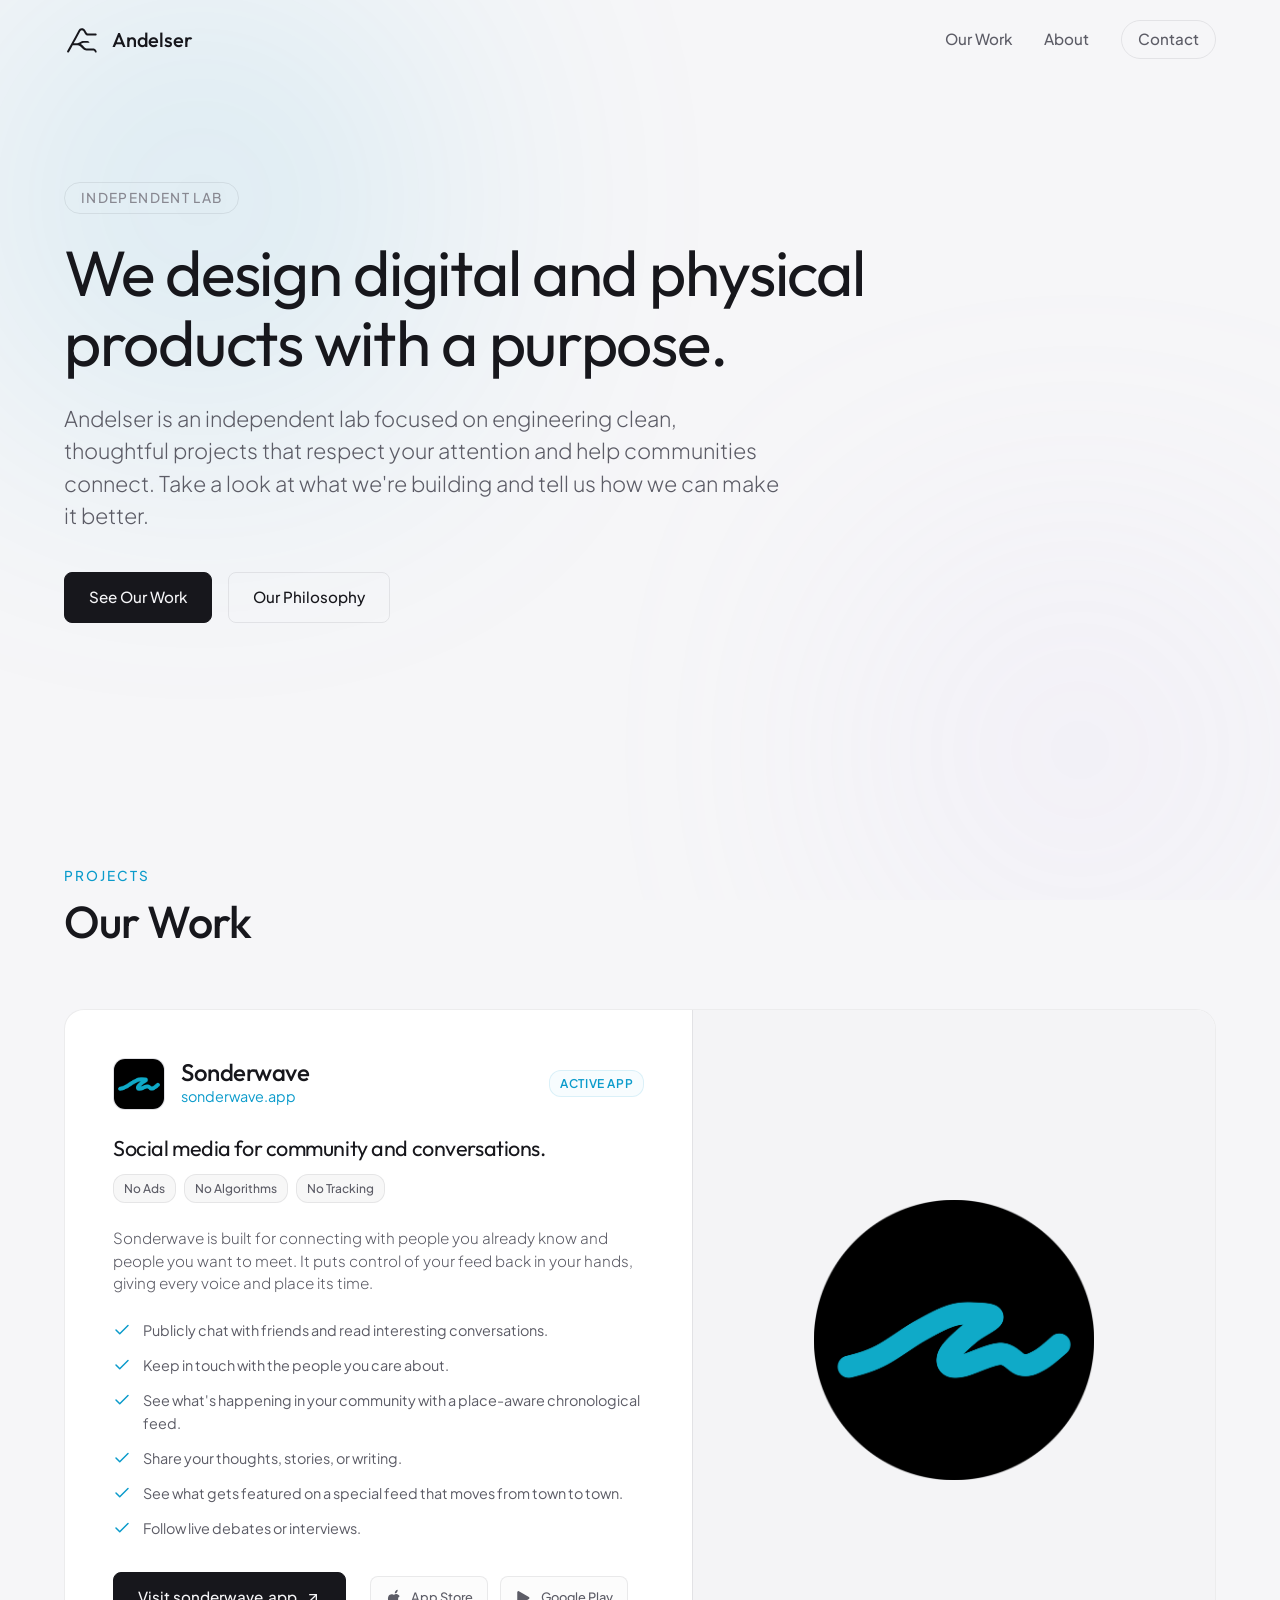
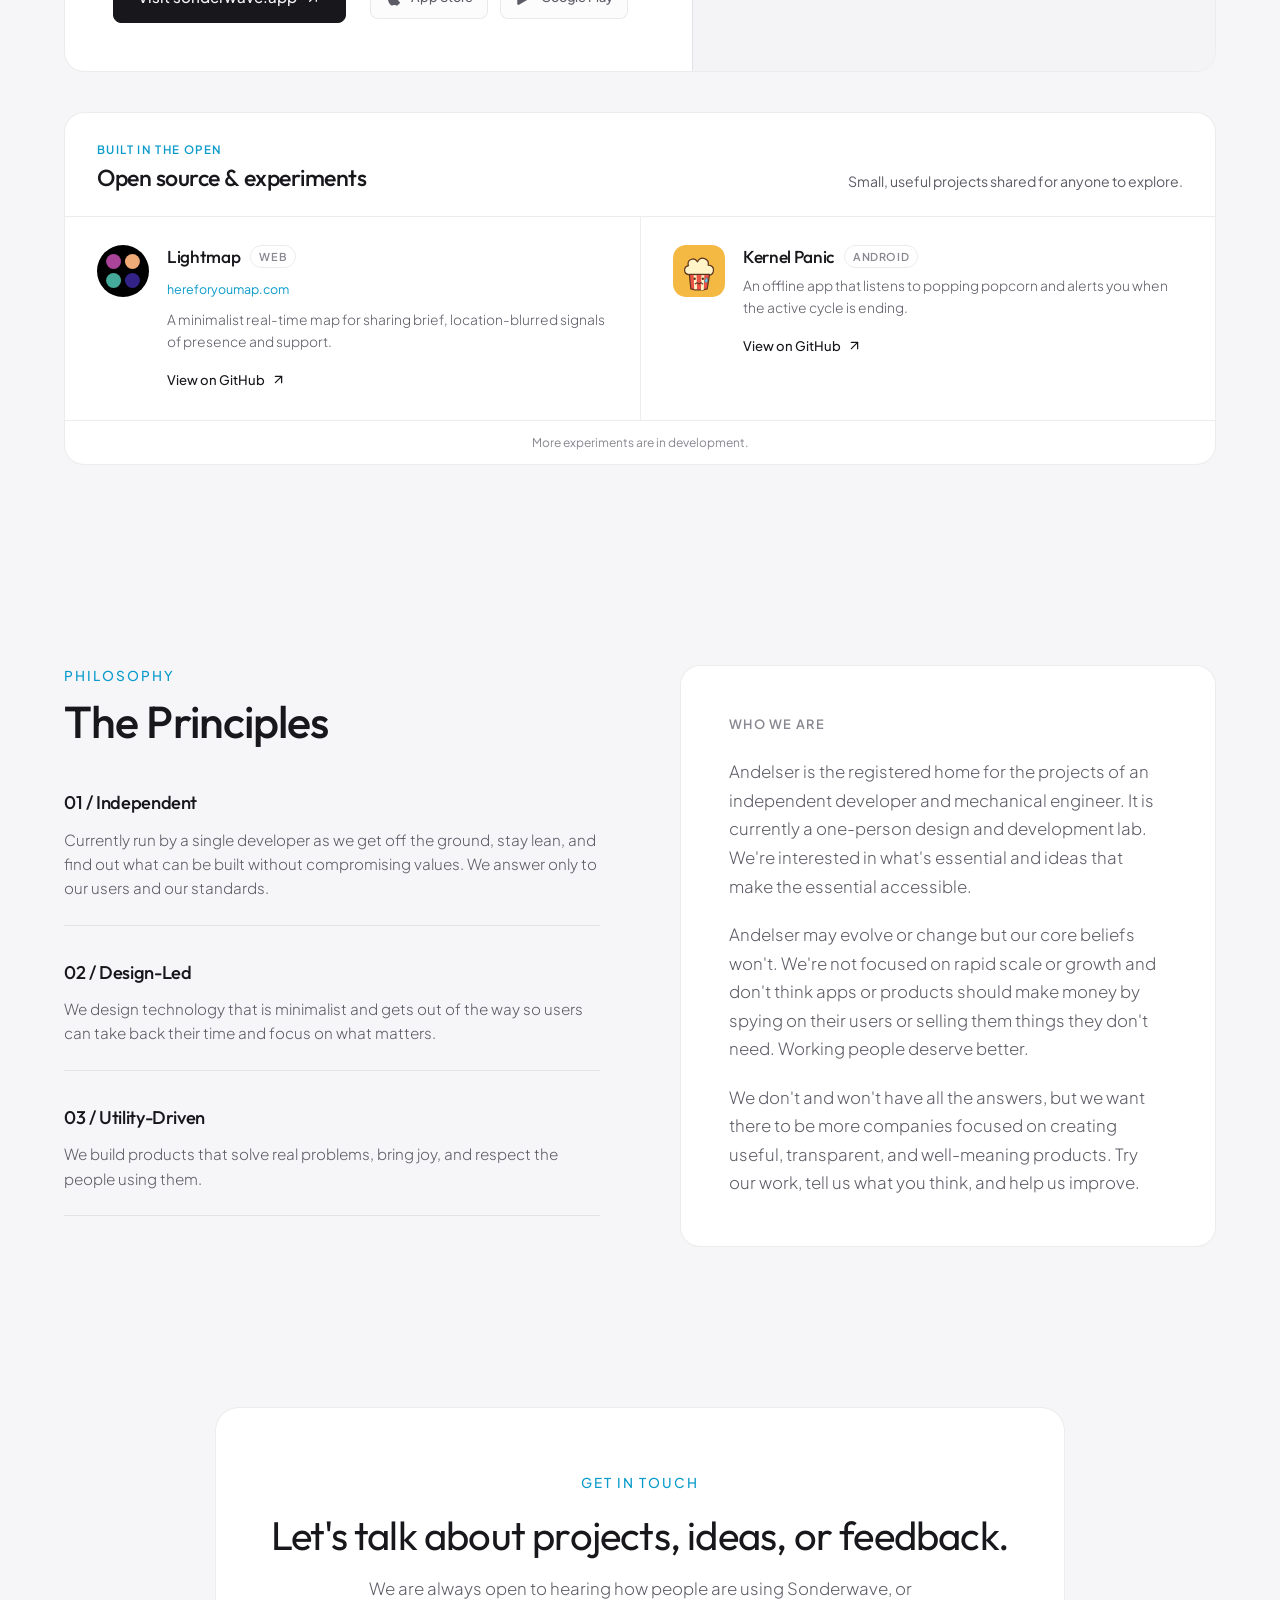
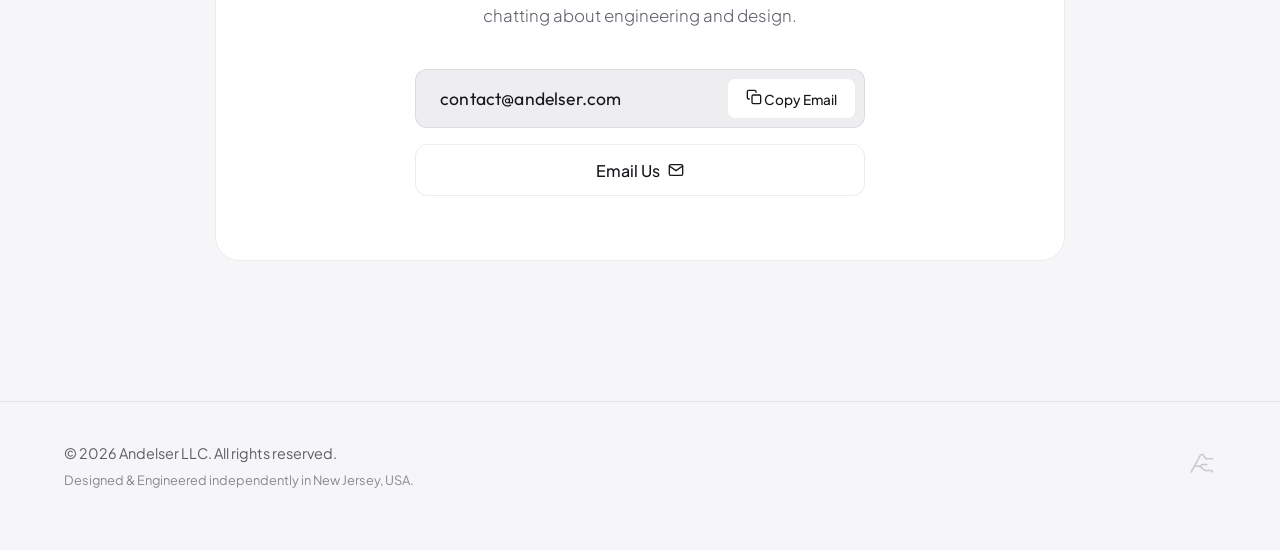
<file: index.html>
<!DOCTYPE html>
<html lang="en">
<head>
  <meta charset="UTF-8">
  <meta name="viewport" content="width=device-width, initial-scale=1.0">
  <title>Andelser | Independent Engineering & Design Lab</title>
  <meta name="description" content="Andelser is an independent engineering and design lab building high-value, honest digital and physical projects. Creators of Sonderwave.">
  
  <!-- Favicons -->
  <link rel="icon" type="image/svg+xml" href="./andelser_logo.svg">
  
  <!-- Open Graph / Facebook -->
  <meta property="og:type" content="website">
  <meta property="og:url" content="https://www.andelser.com/">
  <meta property="og:title" content="Andelser | Independent Engineering & Design Lab">
  <meta property="og:description" content="An independent project studio building thoughtful digital and physical experiences without the noise. Creators of Sonderwave.">
  <meta property="og:image" content="https://www.andelser.com/andelser_logo_dark.jpg">

  <!-- Twitter -->
  <meta property="twitter:card" content="summary_large_image">
  <meta property="twitter:url" content="https://www.andelser.com/">
  <meta property="twitter:title" content="Andelser | Independent Engineering & Design Lab">
  <meta property="twitter:description" content="An independent project studio building thoughtful digital and physical experiences without the noise. Creators of Sonderwave.">
  <meta property="twitter:image" content="https://www.andelser.com/andelser_logo_dark.jpg">

  <!-- Google Fonts -->
  <link rel="preconnect" href="https://fonts.googleapis.com">
  <link rel="preconnect" href="https://fonts.gstatic.com" crossorigin>
  <link href="https://fonts.googleapis.com/css2?family=Outfit:wght@200;300;400;500;600&family=Plus+Jakarta+Sans:wght@300;400;500;600;700&display=swap" rel="stylesheet">

  <!-- Main Stylesheet -->
  <link rel="stylesheet" href="./index.css">
</head>
<body>

  <!-- Background Ambient Glows -->
  <div class="glow-bg" aria-hidden="true">
    <div class="glow-orb glow-1"></div>
    <div class="glow-orb glow-2"></div>
  </div>

  <!-- Navigation -->
  <header class="header" id="navbar">
    <div class="header-container">
      <a href="#hero" class="brand" aria-label="Andelser Home">
        <!-- Bespoke geometric solid monogram logo -->
        <svg class="brand-logo" width="36" height="36" viewBox="0 0 480 480" fill="none" xmlns="http://www.w3.org/2000/svg">
          <path d="M318.006348,380.028259 C306.660828,380.119720 295.862946,379.729523 285.319550,376.793427 C271.637421,372.983307 260.336426,365.392853 250.316132,355.459137 C238.742477,343.985474 228.485062,331.091156 214.810898,321.844269 C203.631042,314.284149 191.400787,310.166107 177.749939,310.285095 C159.087265,310.447784 140.420685,310.442047 121.758957,310.229004 C117.443085,310.179779 114.898788,311.288940 112.734993,315.333099 C97.568291,343.680023 82.100273,371.865662 66.750122,400.114532 C63.382557,406.311829 57.588024,409.330811 51.571987,407.904907 C42.135681,405.668427 38.212551,396.825104 42.902920,388.191467 C60.080544,356.572327 77.268410,324.958710 94.489113,293.363007 C127.812943,232.222153 161.268372,171.152634 194.429062,109.923470 C203.298676,93.546265 215.970612,83.619125 234.938065,82.529221 C255.120636,81.369492 270.759308,89.082123 280.800293,106.741150 C283.903,112.290 287.006,117.838 290.203198,123.514099 C294.520,131.228 298.942,138.873 305.402,145.084 C311.327,150.780 318.359,153.639 326.602,153.625 C357.356,153.594 388.109,153.622 419.795441,153.629791 C428.933,153.634 435.260,159.345 435.291504,167.609085 C435.323,175.678 429.699,181.082 420.500031,181.002060 C386.130,180.815 351.761,181.963 316.351,180.399 C299.706,179.196 287.489,170.586 279.361127,156.441177 C273.083,145.689 266.805,134.938 260.337189,123.860229 C258.686646,120.943443 256.940765,118.122963 254.605255,115.711494 C243.738449,104.491264 226.692444,106.669006 219.156754,120.363876 C203.496429,148.823975 187.933655,177.337753 172.338516,205.833694 C159.142761,229.945389 145.954041,254.060974 132.777740,278.183319 C131.996216,279.614075 131.352783,281.120239 130.662491,282.555145 C132.567017,284.488892 134.683884,283.795685 136.564941,283.805328 C149.396072,283.871338 162.233871,283.588470 175.057098,283.911072 C183.397781,284.120941 190.771759,281.759460 197.833572,277.660858 C208.200378,271.644073 218.248734,265.082855 229.192108,260.058380 C245.009674,252.796005 261.668030,252.022217 278.627167,252.993561 C289.598877,253.621964 300.582794,254.049149 311.549591,254.748825 C320.714844,255.333542 328.658203,258.908142 335.119141,265.465546 C337.426941,267.807800 340.218384,270.400299 338.689819,274.129822 C337.264130,277.608490 333.632874,277.702332 330.504303,277.768494 C319.676117,277.997559 308.843658,278.044800 298.012512,278.108337 C287.847504,278.167969 277.666168,278.528229 267.520844,278.089386 C254.858749,277.541718 243.522766,280.982178 232.988419,287.715912 C229.773315,289.771057 226.487976,291.716370 223.300613,293.671570 C223.400620,294.229828 223.355194,294.735596 223.526520,294.824707 C241.382843,304.113251 253.849289,319.596954 267.797882,333.364288 C272.665070,338.168243 277.443420,343.005890 283.395599,346.552551 C291.918060,351.630707 301.011505,354.119965 310.971527,354.057739 C335.800537,353.902557 360.635742,354.277863 385.459351,353.876129 C404.673462,353.565216 418.830902,361.356842 428.208649,378.034454 C430.168030,381.519012 432.336853,384.901215 434.070587,388.493958 C437.431366,395.458344 434.596130,403.497986 427.839111,406.798920 C421.707764,409.794189 414.984985,407.618347 412.004974,400.067505 C405.751007,384.221313 394.784271,378.659180 377.976624,379.705414 C358.222565,380.935120 338.334747,380.015533 318.006348,380.028259 Z" fill="currentColor" />
        </svg>
        <span class="brand-name">Andelser</span>
      </a>

      <!-- Desktop Nav -->
      <nav class="nav-desktop" aria-label="Main Navigation">
        <a href="#work" class="nav-link">Our Work</a>
        <a href="#about" class="nav-link">About</a>
        <a href="#contact" class="nav-link btn-contact-nav">Contact</a>
      </nav>

      <!-- Mobile Nav Toggle -->
      <button class="nav-toggle" id="navToggle" aria-expanded="false" aria-controls="mobileMenu" aria-label="Toggle navigation menu">
        <span class="hamburger"></span>
      </button>
    </div>
  </header>

  <!-- Mobile Dropdown Menu -->
  <div class="mobile-menu" id="mobileMenu" aria-hidden="true">
    <nav class="nav-mobile" aria-label="Mobile Navigation">
      <a href="#work" class="mobile-nav-link">Our Work</a>
      <a href="#about" class="mobile-nav-link">About</a>
      <a href="#contact" class="mobile-nav-link">Contact</a>
    </nav>
  </div>

  <main class="main-content">
    
    <!-- Hero Section -->
    <section class="hero-section" id="hero">
      <div class="container hero-container">
        <div class="reveal-content">
          <span class="hero-badge">Independent Lab</span>
          <h1 class="hero-title">
            We design digital and physical products with a purpose.
          </h1>
          <p class="hero-subtitle">
            Andelser is an independent lab focused on engineering clean, thoughtful projects that respect your attention and help communities connect. Take a look at what we're building and tell us how we can make it better.
          </p>
          <div class="hero-actions">
            <a href="#work" class="btn btn-primary">See Our Work</a>
            <a href="#about" class="btn btn-secondary">Our Philosophy</a>
          </div>
        </div>
      </div>
    </section>

    <!-- Work (Products) Section -->
    <section class="work-section" id="work">
      <div class="container">
        <div class="section-header scroll-reveal">
          <span class="section-subtitle">Projects</span>
          <h2 class="section-title">Our Work</h2>
        </div>

        <div class="project-grid">
          
          <!-- Sonderwave Card -->
          <article class="project-card sonderwave-card scroll-reveal" id="sonderwave-project">
            <!-- Dynamic cursor glow overlay -->
            <div class="card-glow" aria-hidden="true"></div>
            
            <div class="project-card-content">
              <div class="project-brand-row">
                <div class="app-icon-wrapper">
                  <img src="./sw_logo_square.png" alt="Sonderwave Square Icon" class="app-icon" loading="lazy">
                </div>
                <div class="project-identity">
                  <h3 class="project-name">Sonderwave</h3>
                  <a href="https://sonderwave.app" class="project-url" target="_blank" rel="noopener noreferrer">sonderwave.app</a>
                </div>
                <span class="project-tag">Active App</span>
              </div>

              <h4 class="project-tagline">Social media for community and conversations.</h4>
              
              <div class="value-strip">
                <span class="value-pill">No Ads</span>
                <span class="value-pill">No Algorithms</span>
                <span class="value-pill">No Tracking</span>
              </div>

              <p class="project-description">
                Sonderwave is built for connecting with people you already know and people you want to meet. It puts control of your feed back in your hands, giving every voice and place its time.
              </p>

              <ul class="project-features-list">
                <li>
                  <svg class="feature-icon" width="18" height="18" viewBox="0 0 24 24" fill="none" stroke="currentColor" stroke-width="2" stroke-linecap="round" stroke-linejoin="round"><polyline points="20 6 9 17 4 12"></polyline></svg>
                  <span>Publicly chat with friends and read interesting conversations.</span>
                </li>
                <li>
                  <svg class="feature-icon" width="18" height="18" viewBox="0 0 24 24" fill="none" stroke="currentColor" stroke-width="2" stroke-linecap="round" stroke-linejoin="round"><polyline points="20 6 9 17 4 12"></polyline></svg>
                  <span>Keep in touch with the people you care about.</span>
                </li>
                <li>
                  <svg class="feature-icon" width="18" height="18" viewBox="0 0 24 24" fill="none" stroke="currentColor" stroke-width="2" stroke-linecap="round" stroke-linejoin="round"><polyline points="20 6 9 17 4 12"></polyline></svg>
                  <span>See what's happening in your community with a place-aware chronological feed.</span>
                </li>
                <li>
                  <svg class="feature-icon" width="18" height="18" viewBox="0 0 24 24" fill="none" stroke="currentColor" stroke-width="2" stroke-linecap="round" stroke-linejoin="round"><polyline points="20 6 9 17 4 12"></polyline></svg>
                  <span>Share your thoughts, stories, or writing.</span>
                </li>
                <li>
                  <svg class="feature-icon" width="18" height="18" viewBox="0 0 24 24" fill="none" stroke="currentColor" stroke-width="2" stroke-linecap="round" stroke-linejoin="round"><polyline points="20 6 9 17 4 12"></polyline></svg>
                  <span>See what gets featured on a special feed that moves from town to town.</span>
                </li>
                <li>
                  <svg class="feature-icon" width="18" height="18" viewBox="0 0 24 24" fill="none" stroke="currentColor" stroke-width="2" stroke-linecap="round" stroke-linejoin="round"><polyline points="20 6 9 17 4 12"></polyline></svg>
                  <span>Follow live debates or interviews.</span>
                </li>
              </ul>

              <div class="project-links">
                <a href="https://sonderwave.app" class="btn btn-primary" target="_blank" rel="noopener noreferrer">
                  Visit sonderwave.app
                  <svg width="16" height="16" viewBox="0 0 24 24" fill="none" stroke="currentColor" stroke-width="2" stroke-linecap="round" stroke-linejoin="round" class="btn-icon"><line x1="7" y1="17" x2="17" y2="7"></line><polyline points="7 7 17 7 17 17"></polyline></svg>
                </a>
                
                <div class="app-store-badges">
                  <!-- Custom CSS outline store badges that feel premium and integrated -->
                  <a href="https://apps.apple.com/app/id6776672445" class="store-badge" target="_blank" rel="noopener noreferrer" aria-label="Download on the App Store">
                    <svg class="store-svg" viewBox="0 0 24 24" fill="currentColor" width="18" height="18">
                      <path d="M18.71 19.5c-.83 1.24-1.71 2.45-3.05 2.47-1.34.03-1.77-.79-3.29-.79-1.53 0-2 .77-3.27.82-1.31.05-2.3-1.32-3.14-2.53C4.25 17 2.94 12.45 4.7 9.39c.87-1.52 2.43-2.48 4.12-2.51 1.28-.02 2.5.87 3.29.87.78 0 2.26-1.07 3.81-.91.65.07 2.47.3 3.64 2.98-.09.06-2.17 1.28-2.15 3.81.03 3.02 2.65 4.03 2.68 4.04-.03.07-.42 1.44-1.38 2.83M15.97 4.17c.66-.81 1.11-1.93.99-3.06-.96.04-2.13.64-2.82 1.45-.6.7-1.13 1.84-.99 2.94.1.08.15.08.2.08.96 0 2.06-.59 2.62-1.41z"/>
                    </svg>
                    <span>App Store</span>
                  </a>
                  <a href="https://play.google.com/store/apps/details?id=com.sonderwave.app" class="store-badge" target="_blank" rel="noopener noreferrer" aria-label="Get it on Google Play">
                    <svg class="store-svg" viewBox="0 0 24 24" fill="currentColor" width="18" height="18">
                      <path d="M5.25 3.018a1.5 1.5 0 0 0-2.25 1.3v15.364a1.5 1.5 0 0 0 2.25 1.3l13.256-7.682a1.5 1.5 0 0 0 0-2.6L5.25 3.018z"/>
                    </svg>
                    <span>Google Play</span>
                  </a>
                </div>
              </div>
            </div>

            <!-- Landscape decorative logo block -->
            <div class="project-visual-wrapper">
              <div class="visual-container">
                <img src="./sw_logo.png" alt="Sonderwave Landscape Banner Logo" class="project-visual-image" loading="lazy">
              </div>
            </div>
          </article>

          <!-- Smaller Open Source Projects -->
          <section class="open-source-panel scroll-reveal" aria-labelledby="open-source-title">
            <div class="open-source-header">
              <div>
                <span class="open-source-eyebrow">Built in the open</span>
                <h3 class="open-source-title" id="open-source-title">Open source &amp; experiments</h3>
              </div>
              <p class="open-source-intro">Small, useful projects shared for anyone to explore.</p>
            </div>

            <div class="open-source-grid">
              <article class="open-source-project">
                <img src="./lightmap-logo.svg" alt="" class="open-source-logo" loading="lazy">
                <div class="open-source-copy">
                  <div class="open-source-name-row">
                    <h4 class="open-source-name">Lightmap</h4>
                    <span class="open-source-type">Web</span>
                  </div>
                  <a href="https://hereforyoumap.com" class="open-source-project-url" target="_blank" rel="noopener noreferrer">hereforyoumap.com</a>
                  <p class="open-source-description">A minimalist real-time map for sharing brief, location-blurred signals of presence and support.</p>
                  <a href="https://github.com/andelser/lightmap" class="open-source-link" target="_blank" rel="noopener noreferrer">
                    View on GitHub
                    <svg width="15" height="15" viewBox="0 0 24 24" fill="none" stroke="currentColor" stroke-width="2" stroke-linecap="round" stroke-linejoin="round" aria-hidden="true"><line x1="7" y1="17" x2="17" y2="7"></line><polyline points="7 7 17 7 17 17"></polyline></svg>
                  </a>
                </div>
              </article>

              <article class="open-source-project">
                <img src="./kernel-panic-logo.svg" alt="" class="open-source-logo" loading="lazy">
                <div class="open-source-copy">
                  <div class="open-source-name-row">
                    <h4 class="open-source-name">Kernel Panic</h4>
                    <span class="open-source-type">Android</span>
                  </div>
                  <p class="open-source-description">An offline app that listens to popping popcorn and alerts you when the active cycle is ending.</p>
                  <a href="https://github.com/andelser/kernel-panic" class="open-source-link" target="_blank" rel="noopener noreferrer">
                    View on GitHub
                    <svg width="15" height="15" viewBox="0 0 24 24" fill="none" stroke="currentColor" stroke-width="2" stroke-linecap="round" stroke-linejoin="round" aria-hidden="true"><line x1="7" y1="17" x2="17" y2="7"></line><polyline points="7 7 17 7 17 17"></polyline></svg>
                  </a>
                </div>
              </article>
            </div>

            <p class="open-source-footnote">More experiments are in development.</p>
          </section>

        </div>
      </div>
    </section>

    <!-- About Section -->
    <section class="about-section" id="about">
      <div class="container">
        <div class="about-grid">
          
          <!-- Left: Philosophy Column -->
          <div class="about-left scroll-reveal">
            <span class="section-subtitle">Philosophy</span>
            <h2 class="section-title">The Principles</h2>
            
            <div class="principles-stack">
              <div class="principle-item">
                <h3 class="principle-title">01 / Independent</h3>
                <p class="principle-desc">Currently run by a single developer as we get off the ground, stay lean, and find out what can be built without compromising values. We answer only to our users and our standards.</p>
              </div>
              <div class="principle-item">
                <h3 class="principle-title">02 / Design-Led</h3>
                <p class="principle-desc">We design technology that is minimalist and gets out of the way so users can take back their time and focus on what matters.</p>
              </div>
              <div class="principle-item">
                <h3 class="principle-title">03 / Utility-Driven</h3>
                <p class="principle-desc">We build products that solve real problems, bring joy, and respect the people using them.</p>
              </div>
            </div>
          </div>

          <!-- Right: Narrative Column -->
          <div class="about-right scroll-reveal">
            <div class="narrative-block">
              <span class="about-author-label">Who We Are</span>
              <p class="narrative-paragraph">
                Andelser is the registered home for the projects of an independent developer and mechanical engineer. It is currently a one-person design and development lab. We're interested in what's essential and ideas that make the essential accessible.
              </p>
              <p class="narrative-paragraph">
                Andelser may evolve or change but our core beliefs won't. We're not focused on rapid scale or growth and don't think apps or products should make money by spying on their users or selling them things they don't need. Working people deserve better. 
              </p>
              <p class="narrative-paragraph">
                 We don't and won't have all the answers, but we want there to be more companies focused on creating useful, transparent, and well-meaning products. Try our work, tell us what you think, and help us improve.
              </p>
            </div>
          </div>

        </div>
      </div>
    </section>

    <!-- Contact Section -->
    <section class="contact-section" id="contact">
      <div class="container contact-container scroll-reveal">
        <div class="contact-box">
          <span class="section-subtitle">Get In Touch</span>
          <h2 class="contact-title">Let's talk about projects, ideas, or feedback.</h2>
          <p class="contact-desc">
            We are always open to hearing how people are using Sonderwave, or chatting about engineering and design.
          </p>

          <div class="contact-interactive">
            <div class="email-display-container">
              <span class="email-address">contact@andelser.com</span>
              <button class="btn-copy" id="btnCopyEmail" aria-label="Copy email address to clipboard">
                <span class="copy-text-default">
                  <svg width="16" height="16" viewBox="0 0 24 24" fill="none" stroke="currentColor" stroke-width="2" stroke-linecap="round" stroke-linejoin="round" class="copy-icon"><rect x="9" y="9" width="13" height="13" rx="2" ry="2"></rect><path d="M5 15H4a2 2 0 0 1-2-2V4a2 2 0 0 1 2-2h9a2 2 0 0 1 2 2v1"></path></svg>
                  Copy Email
                </span>
                <span class="copy-text-success" style="display: none;">
                  <svg width="16" height="16" viewBox="0 0 24 24" fill="none" stroke="currentColor" stroke-width="2" stroke-linecap="round" stroke-linejoin="round" class="check-icon"><polyline points="20 6 9 17 4 12"></polyline></svg>
                  Copied!
                </span>
              </button>
            </div>
            
            <a href="mailto:contact@andelser.com" class="btn btn-secondary btn-mail">
              Email Us
              <svg width="16" height="16" viewBox="0 0 24 24" fill="none" stroke="currentColor" stroke-width="2" stroke-linecap="round" stroke-linejoin="round" class="btn-icon"><path d="M4 4h16c1.1 0 2 .9 2 2v12c0 1.1-.9 2-2 2H4c-1.1 0-2-.9-2-2V6c0-1.1.9-2 2-2z"></path><polyline points="22,6 12,13 2,6"></polyline></svg>
            </a>
          </div>
        </div>
      </div>
    </section>

  </main>

  <!-- Footer -->
  <footer class="footer">
    <div class="container footer-container">
      <div class="footer-left">
        <p class="copyright">&copy; 2026 Andelser LLC. All rights reserved.</p>
        <p class="footer-subtext">Designed & Engineered independently in New Jersey, USA.</p>
      </div>
      <div class="footer-right">
        <!-- SVG geometric solid monogram watermark in footer -->
        <svg class="footer-logo" width="28" height="28" viewBox="0 0 480 480" fill="none" xmlns="http://www.w3.org/2000/svg" aria-hidden="true">
          <path d="M318.006348,380.028259 C306.660828,380.119720 295.862946,379.729523 285.319550,376.793427 C271.637421,372.983307 260.336426,365.392853 250.316132,355.459137 C238.742477,343.985474 228.485062,331.091156 214.810898,321.844269 C203.631042,314.284149 191.400787,310.166107 177.749939,310.285095 C159.087265,310.447784 140.420685,310.442047 121.758957,310.229004 C117.443085,310.179779 114.898788,311.288940 112.734993,315.333099 C97.568291,343.680023 82.100273,371.865662 66.750122,400.114532 C63.382557,406.311829 57.588024,409.330811 51.571987,407.904907 C42.135681,405.668427 38.212551,396.825104 42.902920,388.191467 C60.080544,356.572327 77.268410,324.958710 94.489113,293.363007 C127.812943,232.222153 161.268372,171.152634 194.429062,109.923470 C203.298676,93.546265 215.970612,83.619125 234.938065,82.529221 C255.120636,81.369492 270.759308,89.082123 280.800293,106.741150 C283.903,112.290 287.006,117.838 290.203198,123.514099 C294.520,131.228 298.942,138.873 305.402,145.084 C311.327,150.780 318.359,153.639 326.602,153.625 C357.356,153.594 388.109,153.622 419.795441,153.629791 C428.933,153.634 435.260,159.345 435.291504,167.609085 C435.323,175.678 429.699,181.082 420.500031,181.002060 C386.130,180.815 351.761,181.963 316.351,180.399 C299.706,179.196 287.489,170.586 279.361127,156.441177 C273.083,145.689 266.805,134.938 260.337189,123.860229 C258.686646,120.943443 256.940765,118.122963 254.605255,115.711494 C243.738449,104.491264 226.692444,106.669006 219.156754,120.363876 C203.496429,148.823975 187.933655,177.337753 172.338516,205.833694 C159.142761,229.945389 145.954041,254.060974 132.777740,278.183319 C131.996216,279.614075 131.352783,281.120239 130.662491,282.555145 C132.567017,284.488892 134.683884,283.795685 136.564941,283.805328 C149.396072,283.871338 162.233871,283.588470 175.057098,283.911072 C183.397781,284.120941 190.771759,281.759460 197.833572,277.660858 C208.200378,271.644073 218.248734,265.082855 229.192108,260.058380 C245.009674,252.796005 261.668030,252.022217 278.627167,252.993561 C289.598877,253.621964 300.582794,254.049149 311.549591,254.748825 C320.714844,255.333542 328.658203,258.908142 335.119141,265.465546 C337.426941,267.807800 340.218384,270.400299 338.689819,274.129822 C337.264130,277.608490 333.632874,277.702332 330.504303,277.768494 C319.676117,277.997559 308.843658,278.044800 298.012512,278.108337 C287.847504,278.167969 277.666168,278.528229 267.520844,278.089386 C254.858749,277.541718 243.522766,280.982178 232.988419,287.715912 C229.773315,289.771057 226.487976,291.716370 223.300613,293.671570 C223.400620,294.229828 223.355194,294.735596 223.526520,294.824707 C241.382843,304.113251 253.849289,319.596954 267.797882,333.364288 C272.665070,338.168243 277.443420,343.005890 283.395599,346.552551 C291.918060,351.630707 301.011505,354.119965 310.971527,354.057739 C335.800537,353.902557 360.635742,354.277863 385.459351,353.876129 C404.673462,353.565216 418.830902,361.356842 428.208649,378.034454 C430.168030,381.519012 432.336853,384.901215 434.070587,388.493958 C437.431366,395.458344 434.596130,403.497986 427.839111,406.798920 C421.707764,409.794189 414.984985,407.618347 412.004974,400.067505 C405.751007,384.221313 394.784271,378.659180 377.976624,379.705414 C358.222565,380.935120 338.334747,380.015533 318.006348,380.028259 Z" fill="currentColor" />
        </svg>
      </div>
    </div>
  </footer>

  <!-- Main JavaScript File -->
  <script src="./index.js"></script>
</body>
</html>
</file>
<file: index.css>
/* ==========================================================================
   Andelser Custom CSS Design System
   ========================================================================== */

/* Design Tokens & Variables */
:root {
  /* HSL Tailored Color Palette (Dark Theme Default) */
  --bg-color: hsl(240, 10%, 4%);
  --bg-rgb: 10, 10, 12;
  --surface: hsl(240, 8%, 7%);
  --surface-rgb: 17, 17, 19;
  --surface-glass: hsla(240, 8%, 7%, 0.75);
  --border: hsla(0, 0%, 100%, 0.07);
  --border-active: hsla(0, 0%, 100%, 0.15);
  
  --text-primary: hsl(0, 0%, 98%);
  --text-secondary: hsl(240, 4%, 60%);
  --text-muted: hsl(240, 3%, 45%);
  
  /* Brand/Accent Colors (Sonderwave Blue & Muted Metals) */
  --accent: hsl(195, 85%, 50%);
  --accent-rgb: 19, 192, 236;
  --accent-glow: hsla(195, 85%, 50%, 0.15);
  
  /* Ambient Background Glows */
  --glow-orb-2: hsl(260, 60%, 40%);
  --glow-blend-mode: screen;
  --glow-opacity: 0.15;

  /* Component specific theme tokens */
  --btn-secondary-hover-bg: hsla(0, 0%, 100%, 0.03);
  --btn-primary-hover-shadow: rgba(255, 255, 255, 0.1);
  --btn-contact-nav-hover-bg: hsla(0, 0%, 100%, 0.04);
  --card-shadow-hover: rgba(0, 0, 0, 0.8);
  --card-glow-color: hsla(195, 85%, 50%, 0.05);
  --card-border-glow-color: hsla(195, 85%, 50%, 0.18);
  --app-icon-bg: #0c0c0e;
  --project-visual-bg: #08080a;
  --email-display-bg: #0c0c0e;
  --pill-bg: hsla(0, 0%, 100%, 0.03);
  --store-badge-bg: hsla(0, 0%, 100%, 0.02);
  --store-badge-hover-bg: hsla(0, 0%, 100%, 0.05);
  --btn-copy-hover-bg: hsla(0, 0%, 100%, 0.02);

  /* Fonts */
  --font-sans: 'Plus Jakarta Sans', -apple-system, BlinkMacSystemFont, "Segoe UI", Roboto, Helvetica, Arial, sans-serif;
  --font-display: 'Outfit', var(--font-sans);
  
  /* Transitions */
  --transition-fast: 0.2s cubic-bezier(0.16, 1, 0.3, 1);
  --transition-smooth: 0.4s cubic-bezier(0.16, 1, 0.3, 1);
  --transition-slow: 0.8s cubic-bezier(0.16, 1, 0.3, 1);
  
  /* Header Dimensions */
  --header-height: 80px;
}

/* Responsive Light Theme Overrides */
@media (prefers-color-scheme: light) {
  :root {
    --bg-color: hsl(240, 15%, 97%);
    --bg-rgb: 247, 247, 249;
    --surface: hsl(0, 0%, 100%);
    --surface-rgb: 255, 255, 255;
    --surface-glass: hsla(0, 0%, 100%, 0.8);
    --border: hsla(240, 10%, 10%, 0.08);
    --border-active: hsla(240, 10%, 10%, 0.16);
    
    --text-primary: hsl(240, 10%, 10%);
    --text-secondary: hsl(240, 5%, 38%);
    --text-muted: hsl(240, 4%, 55%);
    
    /* Slightly deeper cyan blue for perfect contrast/accessibility in Light Mode */
    --accent: hsl(195, 90%, 42%);
    --accent-rgb: 10, 149, 191;
    --accent-glow: hsla(195, 90%, 42%, 0.08);
    
    /* Ambient Background Glows (Softer, blended pastel glows) */
    --glow-orb-2: hsl(260, 75%, 85%);
    --glow-blend-mode: normal;
    --glow-opacity: 0.25;

    /* Component specific theme tokens */
    --btn-secondary-hover-bg: hsla(0, 0%, 0%, 0.03);
    --btn-primary-hover-shadow: rgba(0, 0, 0, 0.08);
    --btn-contact-nav-hover-bg: hsla(0, 0%, 0%, 0.04);
    --card-shadow-hover: rgba(0, 0, 0, 0.06);
    --card-glow-color: hsla(195, 90%, 42%, 0.03);
    --card-border-glow-color: hsla(195, 90%, 42%, 0.12);
    --app-icon-bg: hsl(240, 10%, 95%);
    --project-visual-bg: hsl(240, 10%, 96%);
    --email-display-bg: hsl(240, 10%, 94%);
    --pill-bg: hsla(0, 0%, 0%, 0.03);
    --store-badge-bg: hsla(0, 0%, 0%, 0.01);
    --store-badge-hover-bg: hsla(0, 0%, 0%, 0.04);
    --btn-copy-hover-bg: hsla(0, 0%, 0%, 0.02);
  }
}

/* Reset & Base Styles */
* {
  box-sizing: border-box;
  margin: 0;
  padding: 0;
}

html {
  scroll-behavior: smooth;
  -webkit-text-size-adjust: 100%;
  background-color: var(--bg-color);
  color: var(--text-primary);
  font-family: var(--font-sans);
  font-size: 16px;
  line-height: 1.6;
}

body {
  overflow-x: hidden;
  background-color: var(--bg-color);
  min-height: 100vh;
  -webkit-font-smoothing: antialiased;
  -moz-osx-font-smoothing: grayscale;
}

/* Structure & Containers */
.container {
  width: 100%;
  max-width: 1200px;
  margin-left: auto;
  margin-right: auto;
  padding-left: 24px;
  padding-right: 24px;
}

/* Typography Base */
h1, h2, h3, h4, h5, h6 {
  font-family: var(--font-display);
  font-weight: 500;
  letter-spacing: -0.02em;
  color: var(--text-primary);
}

p {
  color: var(--text-secondary);
}

a {
  color: inherit;
  text-decoration: none;
}

/* Ambient Backdrop Lights */
.glow-bg {
  position: fixed;
  top: 0;
  left: 0;
  width: 100%;
  height: 100%;
  pointer-events: none;
  z-index: 0;
  overflow: hidden;
}

.glow-orb {
  position: absolute;
  border-radius: 50%;
  filter: blur(140px);
  opacity: var(--glow-opacity);
  mix-blend-mode: var(--glow-blend-mode);
}

.glow-1 {
  width: 600px;
  height: 600px;
  top: -100px;
  left: -100px;
  background: radial-gradient(circle, var(--accent) 0%, transparent 70%);
  animation: floatOrb1 20s infinite alternate ease-in-out;
}

.glow-2 {
  width: 500px;
  height: 500px;
  bottom: -100px;
  right: -50px;
  background: radial-gradient(circle, var(--glow-orb-2) 0%, transparent 70%);
  animation: floatOrb2 25s infinite alternate ease-in-out;
}

@keyframes floatOrb1 {
  0% { transform: translate(0, 0) scale(1); }
  100% { transform: translate(100px, 80px) scale(1.1); }
}

@keyframes floatOrb2 {
  0% { transform: translate(0, 0) scale(1); }
  100% { transform: translate(-80px, -100px) scale(1.15); }
}

/* Utility Animations */
.scroll-reveal {
  opacity: 0;
  transform: translateY(30px);
  transition: opacity var(--transition-slow), transform var(--transition-slow);
}

.scroll-reveal.revealed {
  opacity: 1;
  transform: translateY(0);
}

/* Buttons */
.btn {
  display: inline-flex;
  align-items: center;
  justify-content: center;
  gap: 8px;
  font-family: var(--font-sans);
  font-weight: 500;
  font-size: 0.95rem;
  padding: 12px 24px;
  border-radius: 8px;
  cursor: pointer;
  transition: background-color var(--transition-fast), border-color var(--transition-fast), transform var(--transition-fast), box-shadow var(--transition-fast);
  outline: none;
}

.btn:focus-visible,
.store-badge:focus-visible,
.nav-link:focus-visible,
.mobile-nav-link:focus-visible,
.brand:focus-visible,
.project-url:focus-visible,
.nav-toggle:focus-visible,
.btn-copy:focus-visible {
  outline: 2px solid var(--accent);
  outline-offset: 4px;
}

.btn-primary {
  background-color: var(--text-primary);
  color: var(--bg-color);
  border: 1px solid var(--text-primary);
}

.btn-primary:hover {
  background-color: transparent;
  color: var(--text-primary);
  box-shadow: 0 4px 20px var(--btn-primary-hover-shadow);
  transform: translateY(-1px);
}

.btn-secondary {
  background-color: transparent;
  color: var(--text-primary);
  border: 1px solid var(--border);
}

.btn-secondary:hover {
  border-color: var(--text-primary);
  background-color: var(--btn-secondary-hover-bg);
  transform: translateY(-1px);
}

.btn-icon {
  transition: transform var(--transition-fast);
}

.btn:hover .btn-icon {
  transform: translate(2px, -2px);
}

/* Floating Blurred Header */
.header {
  position: fixed;
  top: 0;
  left: 0;
  width: 100%;
  height: var(--header-height);
  display: flex;
  align-items: center;
  z-index: 100;
  border-bottom: 1px solid transparent;
  transition: background-color var(--transition-smooth), border-color var(--transition-smooth), height var(--transition-smooth);
}

.header.scrolled {
  background-color: var(--surface-glass);
  backdrop-filter: blur(12px);
  -webkit-backdrop-filter: blur(12px);
  border-color: var(--border);
  height: 70px;
}

.header-container {
  width: 100%;
  max-width: 1200px;
  margin: 0 auto;
  padding: 0 24px;
  display: flex;
  align-items: center;
  justify-content: space-between;
}

.brand {
  display: flex;
  align-items: center;
  gap: 12px;
  color: var(--text-primary);
}

.brand-logo {
  color: var(--text-primary);
  transition: transform var(--transition-smooth);
}

.brand:hover .brand-logo {
  transform: rotate(3deg) scale(1.05);
}

.brand-name {
  font-family: var(--font-display);
  font-size: 1.25rem;
  font-weight: 500;
  letter-spacing: -0.01em;
}

.nav-desktop {
  display: flex;
  align-items: center;
  gap: 32px;
}

.nav-link {
  font-size: 0.95rem;
  font-weight: 500;
  color: var(--text-secondary);
  transition: color var(--transition-fast);
  position: relative;
}

.nav-link::after {
  content: "";
  position: absolute;
  bottom: -4px;
  left: 0;
  width: 100%;
  height: 1px;
  background-color: var(--text-primary);
  transform: scaleX(0);
  transform-origin: right;
  transition: transform var(--transition-fast);
}

.nav-link:hover {
  color: var(--text-primary);
}

.nav-link:hover::after {
  transform: scaleX(1);
  transform-origin: left;
}

.btn-contact-nav {
  padding: 6px 16px;
  border: 1px solid var(--border);
  border-radius: 20px;
  transition: border-color var(--transition-fast), background-color var(--transition-fast);
}

.btn-contact-nav::after {
  display: none;
}

.btn-contact-nav:hover {
  border-color: var(--text-primary);
  background-color: var(--btn-contact-nav-hover-bg);
}

/* Mobile Hamburger Toggle */
.nav-toggle {
  display: none;
  background: none;
  border: none;
  cursor: pointer;
  padding: 8px;
  z-index: 110;
}

.hamburger {
  display: block;
  width: 20px;
  height: 2px;
  background-color: var(--text-primary);
  position: relative;
  transition: background-color var(--transition-fast);
}

.hamburger::before,
.hamburger::after {
  content: "";
  display: block;
  width: 20px;
  height: 2px;
  background-color: var(--text-primary);
  position: absolute;
  transition: transform var(--transition-fast), top var(--transition-fast);
}

.hamburger::before {
  top: -6px;
}

.hamburger::after {
  top: 6px;
}

/* Hamburger active state */
.nav-toggle[aria-expanded="true"] .hamburger {
  background-color: transparent;
}

.nav-toggle[aria-expanded="true"] .hamburger::before {
  transform: rotate(45deg);
  top: 0;
}

.nav-toggle[aria-expanded="true"] .hamburger::after {
  transform: rotate(-45deg);
  top: 0;
}

/* Mobile Menu Dropdown */
.mobile-menu {
  position: fixed;
  top: 0;
  left: 0;
  width: 100%;
  height: 100vh;
  background-color: var(--bg-color);
  z-index: 90;
  display: flex;
  align-items: center;
  justify-content: center;
  opacity: 0;
  visibility: hidden;
  transition: opacity var(--transition-smooth), visibility var(--transition-smooth);
}

.mobile-menu.open {
  opacity: 1;
  visibility: visible;
}

.nav-mobile {
  display: flex;
  flex-direction: column;
  align-items: center;
  gap: 32px;
  text-align: center;
}

.mobile-nav-link {
  font-family: var(--font-display);
  font-size: 2rem;
  font-weight: 400;
  color: var(--text-secondary);
  transition: color var(--transition-fast), transform var(--transition-fast);
}

.mobile-nav-link:hover {
  color: var(--text-primary);
  transform: scale(1.05);
}

/* Hero Section Styles */
.hero-section {
  position: relative;
  padding-top: calc(var(--header-height) + 60px);
  padding-bottom: 100px;
  min-height: 85vh;
  display: flex;
  align-items: center;
  z-index: 1;
}

.hero-container {
  display: flex;
  align-items: center;
}

.hero-badge {
  display: inline-block;
  font-family: var(--font-sans);
  font-weight: 500;
  font-size: 0.85rem;
  text-transform: uppercase;
  letter-spacing: 0.1em;
  color: var(--text-muted);
  border: 1px solid var(--border);
  border-radius: 20px;
  padding: 4px 16px;
  margin-bottom: 24px;
}

.hero-title {
  font-size: clamp(2.5rem, 5vw, 4.25rem);
  font-weight: 400;
  line-height: 1.1;
  margin-bottom: 24px;
  max-width: 900px;
}

.hero-subtitle {
  font-size: clamp(1.1rem, 2vw, 1.35rem);
  color: var(--text-secondary);
  line-height: 1.5;
  margin-bottom: 40px;
  max-width: 720px;
  font-weight: 300;
}

.hero-actions {
  display: flex;
  flex-wrap: wrap;
  gap: 16px;
}

/* General Sections Layout */
.work-section,
.about-section {
  padding-top: 100px;
  padding-bottom: 100px;
  position: relative;
  z-index: 1;
}

.section-header {
  margin-bottom: 60px;
}

.section-subtitle {
  display: block;
  font-family: var(--font-sans);
  font-weight: 500;
  font-size: 0.85rem;
  text-transform: uppercase;
  letter-spacing: 0.15em;
  color: var(--accent);
  margin-bottom: 8px;
}

.section-title {
  font-size: clamp(2rem, 3.5vw, 3rem);
  font-weight: 500;
  line-height: 1.2;
}

/* Premium Project Grid */
.project-grid {
  display: grid;
  grid-template-columns: 1fr;
  gap: 40px;
}

/* Master Premium Card Styling */
.project-card {
  position: relative;
  background-color: var(--surface);
  border: 1px solid var(--border);
  border-radius: 20px;
  overflow: hidden;
  display: grid;
  grid-template-columns: 1.2fr 1fr;
  min-height: 500px;
  transition: border-color var(--transition-smooth), box-shadow var(--transition-smooth);
}

.project-card:hover {
  border-color: var(--border-active);
  box-shadow: 0 10px 40px -20px var(--card-shadow-hover);
}

/* Interactive Border Glow Mask (Cursor tracking) */
.project-card .card-glow {
  position: absolute;
  top: 0;
  left: 0;
  width: 100%;
  height: 100%;
  pointer-events: none;
  background: radial-gradient(
    600px circle at var(--mouse-x, 0px) var(--mouse-y, 0px),
    var(--card-glow-color),
    transparent 45%
  );
  z-index: 1;
  opacity: 0;
  transition: opacity var(--transition-smooth);
}

.project-card:hover .card-glow {
  opacity: 1;
}

/* Standard HTML Mask for precise glowing line on card boundary */
.project-card::before {
  content: "";
  position: absolute;
  top: 0;
  left: 0;
  width: 100%;
  height: 100%;
  border-radius: inherit;
  pointer-events: none;
  background: radial-gradient(
    500px circle at var(--mouse-x, 0px) var(--mouse-y, 0px),
    var(--card-border-glow-color),
    transparent 50%
  );
  border: 1px solid transparent;
  -webkit-mask: linear-gradient(#fff, #fff) padding-box, linear-gradient(#fff, #fff);
  mask: linear-gradient(#fff, #fff) padding-box, linear-gradient(#fff, #fff);
  -webkit-mask-composite: xor;
  mask-composite: exclude;
  z-index: 3;
  opacity: 0;
  transition: opacity var(--transition-smooth);
}

.project-card:hover::before {
  opacity: 1;
}

/* Card Content Details */
.project-card-content {
  padding: 48px;
  display: flex;
  flex-direction: column;
  justify-content: center;
  z-index: 2;
  position: relative;
}

.project-brand-row {
  display: flex;
  align-items: center;
  gap: 16px;
  margin-bottom: 24px;
}

.app-icon-wrapper {
  width: 52px;
  height: 52px;
  border-radius: 12px;
  background-color: var(--app-icon-bg);
  border: 1px solid var(--border);
  display: flex;
  align-items: center;
  justify-content: center;
  overflow: hidden;
}

.app-icon {
  width: 100%;
  height: 100%;
  object-fit: cover;
}

.project-identity {
  display: flex;
  flex-direction: column;
}

.project-name {
  font-size: 1.5rem;
  font-weight: 500;
  line-height: 1.1;
}

.project-url {
  font-size: 0.9rem;
  color: var(--accent);
  transition: opacity var(--transition-fast);
}

.project-url:hover {
  opacity: 0.8;
}

.project-tag {
  margin-left: auto;
  font-family: var(--font-sans);
  font-size: 0.75rem;
  font-weight: 600;
  letter-spacing: 0.05em;
  text-transform: uppercase;
  color: var(--accent);
  border: 1px solid var(--card-border-glow-color);
  background-color: var(--card-glow-color);
  padding: 3px 10px;
  border-radius: 12px;
}

.project-tagline {
  font-size: 1.35rem;
  font-weight: 400;
  line-height: 1.3;
  color: var(--text-primary);
  margin-bottom: 12px;
}

.value-strip {
  display: flex;
  flex-wrap: wrap;
  gap: 8px;
  margin-bottom: 24px;
}

.value-pill {
  font-size: 0.75rem;
  font-weight: 500;
  color: var(--text-secondary);
  background-color: var(--pill-bg);
  border: 1px solid var(--border);
  padding: 4px 10px;
  border-radius: 12px;
}

.project-description {
  font-size: 0.95rem;
  line-height: 1.5;
  color: var(--text-secondary);
  margin-bottom: 24px;
  font-weight: 300;
}

.project-features-list {
  list-style: none;
  display: flex;
  flex-direction: column;
  gap: 12px;
  margin-bottom: 32px;
}

.project-features-list li {
  display: flex;
  align-items: flex-start;
  gap: 12px;
  font-size: 0.9rem;
  color: var(--text-secondary);
}

.feature-icon {
  color: var(--accent);
  margin-top: 2px;
  flex-shrink: 0;
}

.project-links {
  display: flex;
  flex-wrap: wrap;
  align-items: center;
  gap: 24px;
}

.app-store-badges {
  display: flex;
  align-items: center;
  gap: 12px;
}

.store-badge {
  display: inline-flex;
  align-items: center;
  gap: 8px;
  font-size: 0.8rem;
  font-weight: 500;
  border: 1px solid var(--border);
  background-color: var(--store-badge-bg);
  color: var(--text-secondary);
  padding: 10px 14px;
  border-radius: 8px;
  transition: border-color var(--transition-fast), color var(--transition-fast), background-color var(--transition-fast);
}

.store-badge:hover {
  border-color: var(--text-primary);
  color: var(--text-primary);
  background-color: var(--store-badge-hover-bg);
}

.store-svg {
  color: inherit;
}

/* Card Visual Graphic Side */
.project-visual-wrapper {
  position: relative;
  background-color: var(--project-visual-bg);
  display: flex;
  align-items: center;
  justify-content: center;
  border-left: 1px solid var(--border);
  padding: 40px;
}

.visual-container {
  width: 100%;
  max-width: 280px;
  display: flex;
  align-items: center;
  justify-content: center;
  position: relative;
  transition: transform var(--transition-smooth);
}

.project-card:hover .visual-container {
  transform: scale(1.03);
}

.project-visual-image {
  width: 100%;
  height: auto;
  max-height: 350px;
  object-fit: contain;
}

/* Compact Open Source Projects */
.open-source-panel {
  background-color: var(--surface);
  border: 1px solid var(--border);
  border-radius: 20px;
  overflow: hidden;
  transition: border-color var(--transition-smooth), box-shadow var(--transition-smooth);
}

.open-source-panel:hover {
  border-color: var(--border-active);
  box-shadow: 0 10px 40px -24px var(--card-shadow-hover);
}

.open-source-header {
  display: flex;
  align-items: flex-end;
  justify-content: space-between;
  gap: 32px;
  padding: 28px 32px 24px;
  border-bottom: 1px solid var(--border);
}

.open-source-eyebrow {
  display: block;
  margin-bottom: 5px;
  font-size: 0.72rem;
  font-weight: 600;
  letter-spacing: 0.12em;
  text-transform: uppercase;
  color: var(--accent);
}

.open-source-title {
  font-size: 1.45rem;
  line-height: 1.2;
}

.open-source-intro {
  max-width: 340px;
  font-size: 0.88rem;
  line-height: 1.5;
  text-align: right;
}

.open-source-grid {
  display: grid;
  grid-template-columns: repeat(2, minmax(0, 1fr));
}

.open-source-project {
  display: grid;
  grid-template-columns: 52px minmax(0, 1fr);
  align-items: start;
  gap: 18px;
  padding: 28px 32px;
}

.open-source-project + .open-source-project {
  border-left: 1px solid var(--border);
}

.open-source-logo {
  width: 52px;
  height: 52px;
  border-radius: 13px;
  object-fit: cover;
}

.open-source-copy {
  min-width: 0;
}

.open-source-name-row {
  display: flex;
  align-items: center;
  gap: 10px;
  margin-bottom: 7px;
}

.open-source-name {
  font-size: 1.08rem;
  line-height: 1.25;
}

.open-source-project-url {
  display: inline-block;
  margin-bottom: 9px;
  font-size: 0.78rem;
  font-weight: 400;
  color: var(--accent);
  transition: color var(--transition-fast);
}

.open-source-project-url:hover {
  color: var(--text-primary);
}

.open-source-project-url:focus-visible {
  outline: 2px solid var(--accent);
  outline-offset: 3px;
  border-radius: 2px;
}

.open-source-type {
  padding: 2px 8px;
  border: 1px solid var(--border);
  border-radius: 999px;
  font-size: 0.68rem;
  font-weight: 600;
  letter-spacing: 0.06em;
  text-transform: uppercase;
  color: var(--text-muted);
}

.open-source-description {
  margin-bottom: 14px;
  font-size: 0.86rem;
  font-weight: 300;
  line-height: 1.55;
}

.open-source-link {
  display: inline-flex;
  align-items: center;
  gap: 6px;
  font-size: 0.82rem;
  font-weight: 500;
  color: var(--text-primary);
  transition: color var(--transition-fast), gap var(--transition-fast);
}

.open-source-link:hover {
  gap: 9px;
  color: var(--accent);
}

.open-source-link:focus-visible {
  outline: 2px solid var(--accent);
  outline-offset: 4px;
  border-radius: 2px;
}

.open-source-footnote {
  padding: 12px 32px;
  border-top: 1px solid var(--border);
  font-size: 0.75rem;
  text-align: center;
  color: var(--text-muted);
}

/* About Grid Layout */
.about-grid {
  display: grid;
  grid-template-columns: 1fr 1fr;
  gap: 80px;
  align-items: flex-start;
}

.principles-stack {
  display: flex;
  flex-direction: column;
  gap: 32px;
  margin-top: 40px;
}

.principle-item {
  border-bottom: 1px solid var(--border);
  padding-bottom: 24px;
}

.principle-title {
  font-size: 1.15rem;
  font-weight: 500;
  margin-bottom: 10px;
  font-family: var(--font-display);
}

.principle-desc {
  font-size: 0.95rem;
  color: var(--text-secondary);
  font-weight: 300;
}

.narrative-block {
  background-color: var(--surface);
  border: 1px solid var(--border);
  padding: 48px;
  border-radius: 20px;
  position: relative;
}

.about-author-label {
  display: block;
  font-family: var(--font-sans);
  font-size: 0.8rem;
  font-weight: 600;
  letter-spacing: 0.1em;
  text-transform: uppercase;
  color: var(--text-muted);
  margin-bottom: 24px;
}

.narrative-paragraph {
  font-size: 1.05rem;
  line-height: 1.7;
  color: var(--text-secondary);
  margin-bottom: 20px;
  font-weight: 300;
}

.narrative-paragraph:last-child {
  margin-bottom: 0;
}

/* Contact Section & Box */
.contact-section {
  padding-top: 60px;
  padding-bottom: 140px;
}

.contact-container {
  display: flex;
  justify-content: center;
}

.contact-box {
  background-color: var(--surface);
  border: 1px solid var(--border);
  border-radius: 24px;
  padding: 64px 48px;
  width: 100%;
  max-width: 850px;
  text-align: center;
  position: relative;
  overflow: hidden;
}

.contact-title {
  font-size: clamp(1.75rem, 3.5vw, 2.5rem);
  font-weight: 400;
  line-height: 1.25;
  margin-top: 16px;
  margin-bottom: 16px;
}

.contact-desc {
  font-size: 1.05rem;
  color: var(--text-secondary);
  max-width: 600px;
  margin: 0 auto 40px auto;
  font-weight: 300;
}

/* Copy Email Component Area */
.contact-interactive {
  display: flex;
  flex-direction: column;
  align-items: center;
  gap: 16px;
}

.email-display-container {
  display: flex;
  align-items: center;
  gap: 12px;
  background-color: var(--email-display-bg);
  border: 1px solid var(--border);
  padding: 8px 8px 8px 24px;
  border-radius: 12px;
  width: 100%;
  max-width: 450px;
  justify-content: space-between;
}

.email-address {
  font-family: var(--font-display);
  font-size: 1.1rem;
  color: var(--text-primary);
  letter-spacing: 0.01em;
}

.btn-copy {
  background-color: var(--surface);
  color: var(--text-primary);
  border: 1px solid var(--border);
  padding: 10px 18px;
  border-radius: 8px;
  font-family: var(--font-sans);
  font-weight: 500;
  font-size: 0.85rem;
  cursor: pointer;
  display: inline-flex;
  align-items: center;
  gap: 8px;
  transition: border-color var(--transition-fast), background-color var(--transition-fast), transform var(--transition-fast);
}

.btn-copy:hover {
  border-color: var(--text-secondary);
  background-color: var(--btn-copy-hover-bg);
}

.btn-copy:active {
  transform: scale(0.98);
}

.copy-icon,
.check-icon {
  flex-shrink: 0;
}

.check-icon {
  color: hsl(140, 75%, 45%);
}

.btn-mail {
  width: 100%;
  max-width: 450px;
  height: 52px;
  border-radius: 12px;
  font-size: 1rem;
}

/* Footer Section */
.footer {
  border-top: 1px solid var(--border);
  padding-top: 40px;
  padding-bottom: 60px;
  position: relative;
  background-color: var(--bg-color);
  z-index: 1;
}

.footer-container {
  display: flex;
  justify-content: space-between;
  align-items: center;
}

.copyright {
  font-size: 0.9rem;
  color: var(--text-secondary);
  margin-bottom: 4px;
}

.footer-subtext {
  font-size: 0.8rem;
  color: var(--text-muted);
}

.footer-logo {
  color: var(--text-muted);
  opacity: 0.4;
  transition: opacity var(--transition-fast), color var(--transition-fast);
}

.footer-logo:hover {
  opacity: 0.8;
  color: var(--text-primary);
}


/* ==========================================================================
   Media Queries & Responsiveness
   ========================================================================== */

@media (max-width: 1024px) {
  :root {
    --header-height: 70px;
  }
  
  .about-grid {
    grid-template-columns: 1fr;
    gap: 60px;
  }
}

@media (max-width: 850px) {
  /* Cards collapse layout */
  .project-card {
    grid-template-columns: 1fr;
    min-height: auto;
  }
  
  .project-visual-wrapper {
    border-left: none;
    border-top: 1px solid var(--border);
    padding: 60px 40px;
  }
  
  .visual-container {
    max-width: 220px;
  }

  .open-source-grid {
    grid-template-columns: 1fr;
  }

  .open-source-project + .open-source-project {
    border-top: 1px solid var(--border);
    border-left: none;
  }
}

@media (max-width: 768px) {
  /* Navigation switch */
  .nav-desktop {
    display: none;
  }
  
  .nav-toggle {
    display: block;
  }
  
  /* Hero adjustments */
  .hero-section {
    padding-top: calc(var(--header-height) + 40px);
    padding-bottom: 60px;
  }
  
  .hero-actions {
    flex-direction: column;
    width: 100%;
  }
  
  .hero-actions .btn {
    width: 100%;
  }
  
  /* general section padding */
  .work-section,
  .about-section {
    padding-top: 60px;
    padding-bottom: 60px;
  }
  
  .contact-section {
    padding-bottom: 80px;
  }
  
  .project-card-content {
    padding: 32px 24px;
  }

  .open-source-header {
    align-items: flex-start;
    flex-direction: column;
    gap: 10px;
    padding: 24px;
  }

  .open-source-intro {
    text-align: left;
  }

  .open-source-project {
    padding: 24px;
  }

  .open-source-footnote {
    padding-right: 24px;
    padding-left: 24px;
  }
  
  .project-brand-row {
    flex-wrap: wrap;
  }
  
  .project-tag {
    margin-left: 0;
    width: 100%;
    text-align: center;
    margin-top: 8px;
  }
  
  .project-links {
    flex-direction: column;
    width: 100%;
    align-items: stretch;
    gap: 16px;
  }
  
  .project-links .btn {
    width: 100%;
  }
  
  .app-store-badges {
    justify-content: center;
  }
  
  .store-badge {
    flex: 1;
    justify-content: center;
  }
  
  .narrative-block {
    padding: 32px 24px;
  }
  
  .contact-box {
    padding: 48px 24px;
  }
  
  .email-display-container {
    flex-direction: column;
    padding: 20px;
    gap: 16px;
    align-items: center;
    justify-content: center;
  }
  
  .btn-copy {
    width: 100%;
    justify-content: center;
  }
  
  .footer-container {
    flex-direction: column;
    gap: 24px;
    text-align: center;
  }
}

@media (max-width: 480px) {
  .open-source-project {
    grid-template-columns: 44px minmax(0, 1fr);
    gap: 14px;
  }

  .open-source-logo {
    width: 44px;
    height: 44px;
    border-radius: 11px;
  }

  .open-source-name-row {
    align-items: flex-start;
    flex-direction: column;
    gap: 5px;
  }

  .app-store-badges {
    flex-direction: column;
    width: 100%;
  }
  
  .store-badge {
    width: 100%;
  }
}
</file>
